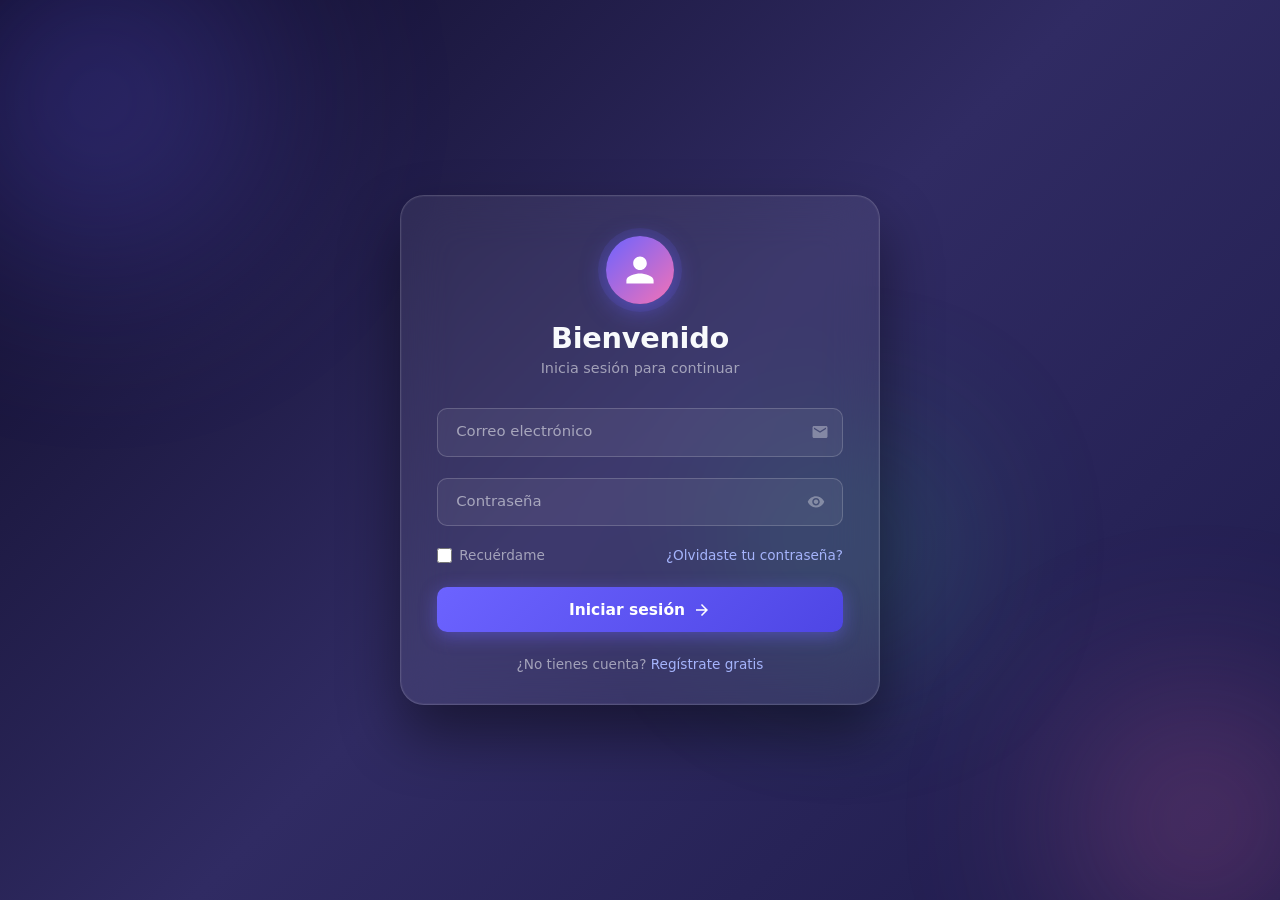
<file: index.html>
<!DOCTYPE html>
<html lang="es">
<head>
  <meta charset="UTF-8" />
  <meta name="viewport" content="width=device-width, initial-scale=1.0" />
  <title>Login &amp; Perfil</title>
  <link rel="stylesheet" href="style.css" />
</head>
<body>

  <!-- Fondo animado -->
  <div class="bg-shapes" aria-hidden="true">
    <div class="shape shape-1"></div>
    <div class="shape shape-2"></div>
    <div class="shape shape-3"></div>
  </div>

  <main class="container">
    <form id="mainForm" method="post" action="#">

      <!-- ============================
           PASO 1 — LOGIN
      ============================= -->
      <section id="loginStep" class="card active" aria-label="Inicio de sesión">

        <div class="card-header">
          <div class="logo" aria-hidden="true">
            <svg viewBox="0 0 24 24" xmlns="http://www.w3.org/2000/svg">
              <path d="M12 12c2.7 0 4.8-2.1 4.8-4.8S14.7 2.4 12 2.4 7.2 4.5 7.2 7.2 9.3 12 12 12zm0 2.4c-3.2 0-9.6 1.6-9.6 4.8v2.4h19.2v-2.4c0-3.2-6.4-4.8-9.6-4.8z"/>
            </svg>
          </div>
          <h1>Bienvenido</h1>
          <p class="subtitle">Inicia sesión para continuar</p>
        </div>

        <div class="card-body">
          <!-- Email -->
          <div class="field">
            <input type="email" id="loginEmail" name="loginEmail" placeholder=" " autocomplete="email" />
            <label for="loginEmail">Correo electrónico</label>
            <span class="field-icon" aria-hidden="true">
              <svg viewBox="0 0 24 24"><path d="M20 4H4c-1.1 0-2 .9-2 2v12c0 1.1.9 2 2 2h16c1.1 0 2-.9 2-2V6c0-1.1-.9-2-2-2zm0 4-8 5-8-5V6l8 5 8-5v2z"/></svg>
            </span>
          </div>

          <!-- Password -->
          <div class="field">
            <input type="password" id="loginPassword" name="loginPassword" placeholder=" " autocomplete="current-password" />
            <label for="loginPassword">Contraseña</label>
            <button type="button" class="field-icon toggle-password" data-target="loginPassword" aria-label="Mostrar contraseña" tabindex="0">
              <svg class="eye-open" viewBox="0 0 24 24"><path d="M12 4.5C7 4.5 2.73 7.61 1 12c1.73 4.39 6 7.5 11 7.5s9.27-3.11 11-7.5c-1.73-4.39-6-7.5-11-7.5zM12 17c-2.76 0-5-2.24-5-5s2.24-5 5-5 5 2.24 5 5-2.24 5-5 5zm0-8c-1.66 0-3 1.34-3 3s1.34 3 3 3 3-1.34 3-3-1.34-3-3-3z"/></svg>
              <svg class="eye-closed hidden" viewBox="0 0 24 24"><path d="M12 7c2.76 0 5 2.24 5 5 0 .65-.13 1.26-.36 1.83l2.92 2.92c1.51-1.26 2.7-2.89 3.43-4.75-1.73-4.39-6-7.5-11-7.5-1.4 0-2.74.25-3.98.7l2.16 2.16C10.74 7.13 11.35 7 12 7zM2 4.27l2.28 2.28.46.46A11.804 11.804 0 0 0 1 12c1.73 4.39 6 7.5 11 7.5 1.55 0 3.03-.3 4.38-.84l.42.42L19.73 22 21 20.73 3.27 3 2 4.27zM7.53 9.8l1.55 1.55c-.05.21-.08.43-.08.65 0 1.66 1.34 3 3 3 .22 0 .44-.03.65-.08l1.55 1.55c-.67.33-1.41.53-2.2.53-2.76 0-5-2.24-5-5 0-.79.2-1.53.53-2.2zm4.31-.78 3.15 3.15.02-.16c0-1.66-1.34-3-3-3l-.17.01z"/></svg>
            </button>
          </div>

          <!-- Recordar / Olvidé -->
          <div class="options-row">
            <label class="check-inline">
              <input type="checkbox" name="rememberMe" />
              <span>Recuérdame</span>
            </label>
            <a href="#" class="link">¿Olvidaste tu contraseña?</a>
          </div>

          <!-- Botón login -->
          <button type="button" id="loginBtn" class="btn btn-primary">
            Iniciar sesión
            <svg viewBox="0 0 24 24"><path d="M12 4l-1.41 1.41L16.17 11H4v2h12.17l-5.58 5.59L12 20l8-8-8-8z"/></svg>
          </button>
        </div>

        <div class="card-footer">
          <p>¿No tienes cuenta? <a href="#" class="link">Regístrate gratis</a></p>
        </div>

      </section>

      <!-- ============================
           PASO 2 — FORMULARIO DE PERFIL
      ============================= -->
      <section id="formStep" class="card" aria-label="Formulario de perfil">

        <div class="card-header">
          <div class="step-badge">Paso 2 de 2</div>
          <h1>Completa tu perfil</h1>
          <p class="subtitle">Cuéntanos un poco sobre ti</p>
          <div class="progress-bar" role="progressbar" aria-valuenow="100" aria-valuemin="0" aria-valuemax="100">
            <div class="progress-fill"></div>
          </div>
        </div>

        <div class="card-body" id="formBody">
          <div class="form-grid">

            <!-- Nombre completo (text - básico) -->
            <div class="field span-2">
              <input type="text" id="fullName" name="fullName" placeholder=" " autocomplete="name" />
              <label for="fullName">Nombre completo</label>
            </div>

            <!-- Teléfono (tel - básico) -->
            <div class="field">
              <input type="tel" id="phone" name="phone" placeholder=" " autocomplete="tel" pattern="[0-9+\-\s()]+" />
              <label for="phone">Teléfono</label>
            </div>

            <!-- Fecha de nacimiento (date - menos común en forms) -->
            <div class="field">
              <input type="date" id="birthdate" name="birthdate" />
              <label for="birthdate" class="always-up">Fecha de nacimiento</label>
            </div>

            <!-- País (datalist - POCO USADO: autocomplete con sugerencias) -->
            <div class="field span-2">
              <input type="text" id="country" name="country" list="countryList" placeholder=" " autocomplete="off" />
              <label for="country">País de origen</label>
              <datalist id="countryList">
                <option value="México"></option>
                <option value="España"></option>
                <option value="Argentina"></option>
                <option value="Colombia"></option>
                <option value="Chile"></option>
                <option value="Perú"></option>
                <option value="Venezuela"></option>
                <option value="Ecuador"></option>
                <option value="Estados Unidos"></option>
                <option value="Cuba"></option>
              </datalist>
            </div>

            <!-- Ocupación (select - básico) -->
            <div class="field select-wrap span-2">
              <select id="occupation" name="occupation">
                <option value="" disabled selected></option>
                <option value="estudiante">Estudiante</option>
                <option value="desarrollador">Desarrollador / Programador</option>
                <option value="disenador">Diseñador</option>
                <option value="docente">Docente</option>
                <option value="emprendedor">Emprendedor</option>
                <option value="otro">Otro</option>
              </select>
              <label for="occupation" class="always-up">Ocupación</label>
              <span class="select-arrow" aria-hidden="true">
                <svg viewBox="0 0 24 24"><path d="M7 10l5 5 5-5z"/></svg>
              </span>
            </div>

            <!-- Nivel de experiencia (range + output - POCO USADO) -->
            <div class="field range-field span-2">
              <div class="range-header">
                <span class="range-title">Nivel de experiencia</span>
                <output id="expOutput" for="experience">5</output>
              </div>
              <input type="range" id="experience" name="experience" min="1" max="10" value="5" />
              <div class="range-labels">
                <span>Principiante</span>
                <span>Intermedio</span>
                <span>Experto</span>
              </div>
            </div>

            <!-- Hora de contacto (time - POCO USADO) -->
            <div class="field">
              <input type="time" id="contactTime" name="contactTime" />
              <label for="contactTime" class="always-up">Hora preferida de contacto</label>
            </div>

            <!-- Número de dependientes (number con step - básico pero con atributos poco usados) -->
            <div class="field">
              <input type="number" id="dependents" name="dependents" placeholder=" " min="0" max="20" step="1" />
              <label for="dependents">N.° de dependientes</label>
            </div>

            <!-- Color favorito (color picker - POCO USADO) -->
            <div class="field color-field">
              <label class="color-label">
                <span>Color favorito</span>
                <input type="color" id="favColor" name="favColor" value="#6c63ff" />
                <span class="color-preview" id="colorPreview"></span>
              </label>
            </div>

            <!-- Búsqueda de intereses (search - POCO USADO) -->
            <div class="field">
              <input type="search" id="interests" name="interests" placeholder=" " />
              <label for="interests">Interés principal</label>
            </div>

            <!-- Comunicación (radio como pills - menos usados visualmente así) -->
            <div class="field radio-group span-2">
              <span class="group-title">Medio de comunicación preferido</span>
              <div class="radio-pills">
                <label class="pill">
                  <input type="radio" name="comms" value="email" checked />
                  <span>📧 Email</span>
                </label>
                <label class="pill">
                  <input type="radio" name="comms" value="sms" />
                  <span>💬 SMS</span>
                </label>
                <label class="pill">
                  <input type="radio" name="comms" value="whatsapp" />
                  <span>📱 WhatsApp</span>
                </label>
                <label class="pill">
                  <input type="radio" name="comms" value="llamada" />
                  <span>📞 Llamada</span>
                </label>
              </div>
            </div>

            <!-- Bio (textarea - básico) -->
            <div class="field span-2">
              <textarea id="bio" name="bio" placeholder=" " rows="3"></textarea>
              <label for="bio">Descripción personal</label>
            </div>

            <!-- Boletín (toggle switch sobre checkbox - POCO USADO visualmente) -->
            <div class="field toggle-field span-2">
              <span class="toggle-text">Suscribirme al boletín de noticias</span>
              <label class="toggle-switch" aria-label="Boletín de noticias">
                <input type="checkbox" name="newsletter" id="newsletter" />
                <span class="track"><span class="thumb"></span></span>
              </label>
            </div>

          </div><!-- /form-grid -->
        </div><!-- /card-body -->

        <div class="card-actions">
          <button type="button" id="backBtn" class="btn btn-ghost">
            <svg viewBox="0 0 24 24"><path d="M20 11H7.83l5.59-5.59L12 4l-8 8 8 8 1.41-1.41L7.83 13H20v-2z"/></svg>
            Volver
          </button>
          <button type="submit" class="btn btn-primary">
            Enviar datos
            <svg viewBox="0 0 24 24"><path d="M9 16.17 4.83 12l-1.42 1.41L9 19 21 7l-1.41-1.41z"/></svg>
          </button>
        </div>

      </section>

    </form>
  </main>

  <script src="prueba.js"></script>
</body>
</html>
</file>
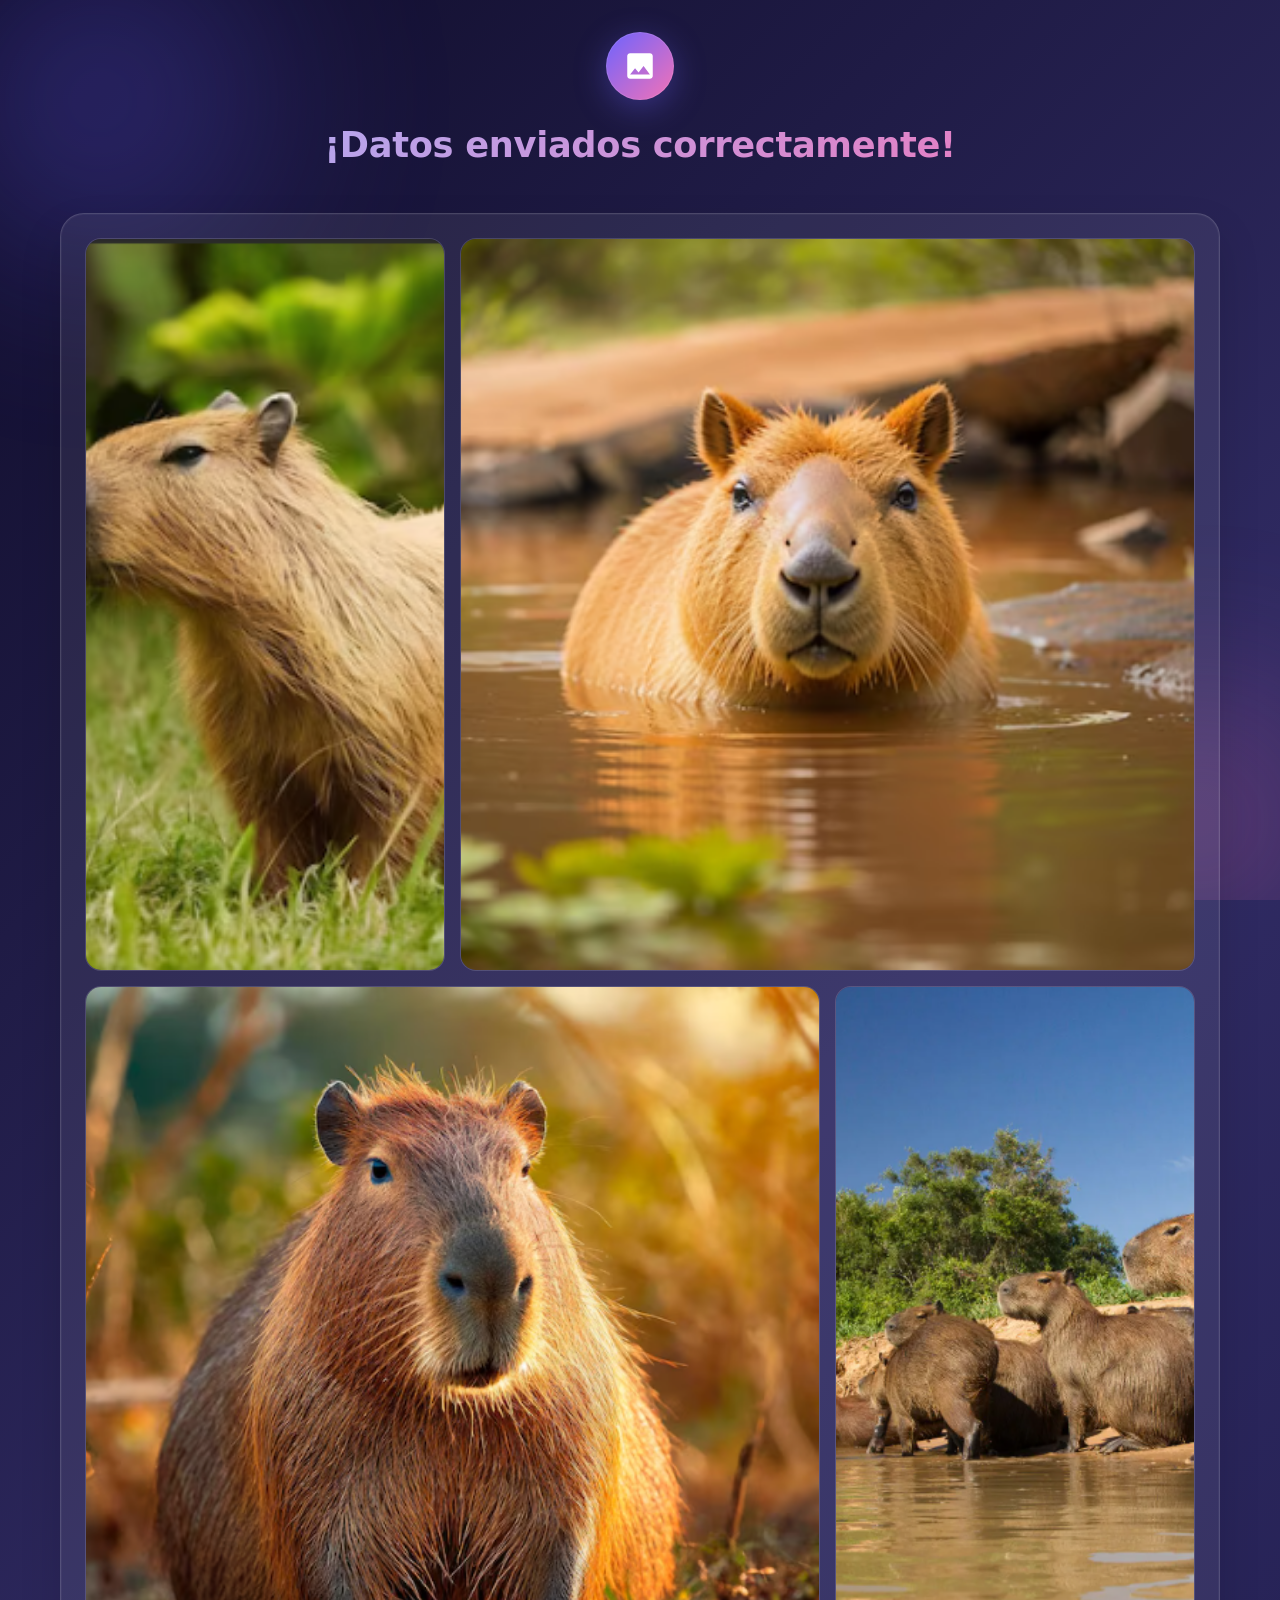
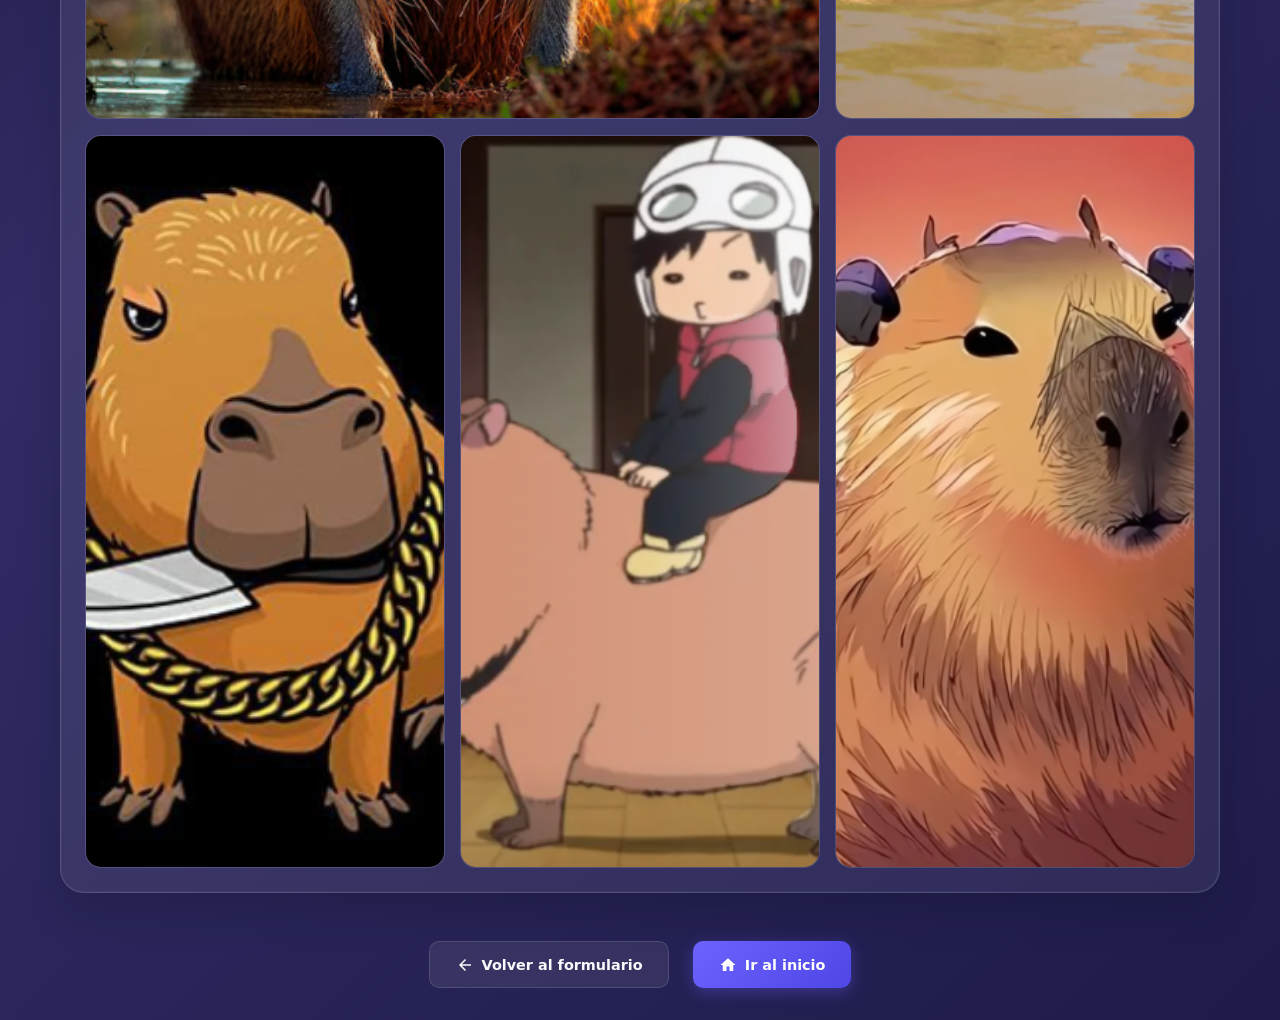
<file: gallery.html>
<!DOCTYPE html>
<html lang="es">
<head>
  <meta charset="UTF-8">
  <meta name="viewport" content="width=device-width, initial-scale=1.0">
  <title>Galería de Imágenes</title>
  <link rel="stylesheet" href="gallery-styles.css">
</head>
<body>
  <!-- Fondo animado similar al original -->
  <div class="bg-shapes" aria-hidden="true">
    <div class="shape shape-1"></div>
    <div class="shape shape-2"></div>
    <div class="shape shape-3"></div>
  </div>

  <main class="container">
    <header class="gallery-header">
      <div class="logo" aria-hidden="true">
        <svg viewBox="0 0 24 24" xmlns="http://www.w3.org/2000/svg">
          <path d="M21 19V5c0-1.1-.9-2-2-2H5c-1.1 0-2 .9-2 2v14c0 1.1.9 2 2 2h14c1.1 0 2-.9 2-2zM8.5 13.5l2.5 3.01L14.5 12l4.5 6H5l3.5-4.5z"/>
        </svg>
      </div>
      <h1>¡Datos enviados correctamente!</h1>
    </header>

    <div class="gallery-container">
      <div class="parent">
        <div class="div1 image-card">
          <img src="images/Captura de pantalla 2026-03-03 145757.png" alt="Imagen 1" loading="lazy">
          <div class="image-overlay">
            <span class="image-number">1</span>
          </div>
        </div>
        <div class="div2 image-card">
          <img src="images/Captura de pantalla 2026-03-03 145809.png" alt="Imagen 2" loading="lazy">
          <div class="image-overlay">
            <span class="image-number">2</span>
          </div>
        </div>
        <div class="div3 image-card">
          <img src="images/Captura de pantalla 2026-03-03 145828.png" alt="Imagen 3" loading="lazy">
          <div class="image-overlay">
            <span class="image-number">3</span>
          </div>
        </div>
        <div class="div4 image-card">
          <img src="images/Captura de pantalla 2026-03-03 145839.png" alt="Imagen 4" loading="lazy">
          <div class="image-overlay">
            <span class="image-number">4</span>
          </div>
        </div>
        <div class="div5 image-card">
          <img src="images/Captura de pantalla 2026-03-03 145925.png" alt="Imagen 5" loading="lazy">
          <div class="image-overlay">
            <span class="image-number">5</span>
          </div>
        </div>
        <div class="div6 image-card">
          <img src="images/Captura de pantalla 2026-03-03 145935.png" alt="Imagen 6" loading="lazy">
          <div class="image-overlay">
            <span class="image-number">6</span>
          </div>
        </div>
        <div class="div7 image-card">
          <img src="images/Captura de pantalla 2026-03-03 145955.png" alt="Imagen 7" loading="lazy">
          <div class="image-overlay">
            <span class="image-number">7</span>
          </div>
        </div>
      </div>
    </div>

    <div class="actions">
      <button onclick="window.history.back()" class="btn btn-ghost">
        <svg viewBox="0 0 24 24"><path d="M20 11H7.83l5.59-5.59L12 4l-8 8 8 8 1.41-1.41L7.83 13H20v-2z"/></svg>
        Volver al formulario
      </button>
      <button onclick="window.location.href='index.html'" class="btn btn-primary">
        <svg viewBox="0 0 24 24"><path d="M10 20v-6h4v6h5v-8h3L12 3 2 12h3v8z"/></svg>
        Ir al inicio
      </button>
    </div>
  </main>

  <script src="gallery-script.js"></script>
</body>
</html>
</file>
<file: style.css>
/* =========================================
   VARIABLES
========================================= */
:root {
  --primary:       #6c63ff;
  --primary-dark:  #4e46e5;
  --primary-light: #a5b4fc;
  --accent:        #f472b6;
  --success:       #34d399;
  --danger:        #f87171;

  --bg-1: #0f0c29;
  --bg-2: #302b63;
  --bg-3: #1e1b4b;

  --glass-bg:     rgba(255, 255, 255, 0.07);
  --glass-border: rgba(255, 255, 255, 0.14);

  --text:       #f8fafc;
  --text-muted: rgba(248, 250, 252, 0.55);
  --text-dim:   rgba(248, 250, 252, 0.35);

  --input-bg:     rgba(255, 255, 255, 0.06);
  --input-border: rgba(255, 255, 255, 0.18);
  --input-focus:  rgba(108, 99, 255, 0.55);

  --radius-sm: 10px;
  --radius:    16px;
  --radius-lg: 24px;

  --ease: cubic-bezier(0.4, 0, 0.2, 1);
  --dur: 0.28s;
}

/* =========================================
   RESET
========================================= */
*, *::before, *::after {
  box-sizing: border-box;
  margin: 0;
  padding: 0;
}

html { scroll-behavior: smooth; }

body {
  font-family: 'Segoe UI', system-ui, -apple-system, BlinkMacSystemFont, sans-serif;
  min-height: 100vh;
  background: linear-gradient(135deg, var(--bg-1) 0%, var(--bg-2) 50%, var(--bg-3) 100%);
  color: var(--text);
  display: flex;
  align-items: center;
  justify-content: center;
  overflow-x: hidden;
}

a { color: inherit; }

/* =========================================
   FONDO ANIMADO
========================================= */
.bg-shapes {
  position: fixed;
  inset: 0;
  pointer-events: none;
  z-index: 0;
  overflow: hidden;
}

.shape {
  position: absolute;
  border-radius: 50%;
  filter: blur(90px);
  opacity: 0.4;
  will-change: transform;
  animation: floatShape 9s ease-in-out infinite;
}

.shape-1 {
  width: 480px;
  height: 480px;
  background: radial-gradient(circle, #6c63ff 0%, transparent 70%);
  top: -140px;
  left: -140px;
  animation-delay: 0s;
}

.shape-2 {
  width: 360px;
  height: 360px;
  background: radial-gradient(circle, #f472b6 0%, transparent 70%);
  bottom: -100px;
  right: -100px;
  animation-delay: -3.5s;
}

.shape-3 {
  width: 280px;
  height: 280px;
  background: radial-gradient(circle, #34d399 0%, transparent 70%);
  top: 45%;
  left: 55%;
  animation-delay: -7s;
}

@keyframes floatShape {
  0%, 100% { transform: translateY(0) scale(1); }
  50%       { transform: translateY(-28px) scale(1.06); }
}

/* =========================================
   CONTAINER
========================================= */
.container {
  position: relative;
  z-index: 1;
  width: 100%;
  max-width: 520px;
  padding: 1.25rem;
}

/* =========================================
   CARD
========================================= */
.card {
  display: none;
  background: var(--glass-bg);
  backdrop-filter: blur(24px);
  -webkit-backdrop-filter: blur(24px);
  border: 1px solid var(--glass-border);
  border-radius: var(--radius-lg);
  padding: 2.5rem 2.25rem 2rem;
  box-shadow:
    0 30px 60px rgba(0, 0, 0, 0.45),
    0 0 0 1px rgba(255, 255, 255, 0.04) inset;
  animation: cardIn 0.45s var(--ease) both;
}

.card.active { display: block; }

@keyframes cardIn {
  from {
    opacity: 0;
    transform: translateY(22px) scale(0.97);
  }
  to {
    opacity: 1;
    transform: translateY(0) scale(1);
  }
}

/* =========================================
   CARD HEADER
========================================= */
.card-header {
  text-align: center;
  margin-bottom: 2rem;
}

.logo {
  width: 68px;
  height: 68px;
  border-radius: 50%;
  background: linear-gradient(135deg, var(--primary) 0%, var(--accent) 100%);
  display: flex;
  align-items: center;
  justify-content: center;
  margin: 0 auto 1.1rem;
  box-shadow:
    0 6px 24px rgba(108, 99, 255, 0.5),
    0 0 0 8px rgba(108, 99, 255, 0.12);
}

.logo svg {
  width: 34px;
  height: 34px;
  fill: #fff;
}

.card-header h1 {
  font-size: 1.8rem;
  font-weight: 700;
  letter-spacing: -0.3px;
  margin-bottom: 0.3rem;
}

.subtitle {
  color: var(--text-muted);
  font-size: 0.9rem;
}

/* Step badge */
.step-badge {
  display: inline-block;
  padding: 0.3rem 0.9rem;
  border-radius: 999px;
  background: linear-gradient(90deg, var(--primary), var(--accent));
  font-size: 0.72rem;
  font-weight: 700;
  letter-spacing: 0.6px;
  text-transform: uppercase;
  margin-bottom: 0.75rem;
  box-shadow: 0 2px 10px rgba(108, 99, 255, 0.35);
}

/* Progress bar */
.progress-bar {
  height: 4px;
  background: rgba(255, 255, 255, 0.1);
  border-radius: 2px;
  margin-top: 1.1rem;
  overflow: hidden;
}

.progress-fill {
  height: 100%;
  background: linear-gradient(90deg, var(--primary), var(--accent));
  border-radius: 2px;
  animation: fillBar 0.9s var(--ease) forwards;
}

@keyframes fillBar {
  from { width: 50%; }
  to   { width: 100%; }
}

/* =========================================
   CARD BODY  (scroll en formulario largo)
========================================= */
.card-body {
  max-height: 58vh;
  overflow-y: auto;
  overflow-x: hidden;
  padding-right: 6px;
  scrollbar-width: thin;
  scrollbar-color: rgba(255,255,255,0.15) transparent;
}

.card-body::-webkit-scrollbar       { width: 4px; }
.card-body::-webkit-scrollbar-track { background: transparent; }
.card-body::-webkit-scrollbar-thumb {
  background: rgba(255,255,255,0.15);
  border-radius: 2px;
}

/* Login body sin scroll */
#loginStep .card-body {
  max-height: none;
  overflow: visible;
  padding-right: 0;
}

/* =========================================
   GRID
========================================= */
.form-grid {
  display: grid;
  grid-template-columns: 1fr 1fr;
  column-gap: 1rem;
}

.span-2 { grid-column: span 2; }

/* =========================================
   FIELD — Floating label base
========================================= */
.field {
  position: relative;
  margin-bottom: 1.3rem;
}

/* Inputs y textarea comunes */
.field input:not([type="range"]):not([type="color"]):not([type="radio"]):not([type="checkbox"]),
.field textarea {
  width: 100%;
  padding: 0.9rem 2.6rem 0.9rem 1rem;
  background: var(--input-bg);
  border: 1.5px solid var(--input-border);
  border-radius: var(--radius-sm);
  color: var(--text);
  font-size: 0.95rem;
  font-family: inherit;
  outline: none;
  transition:
    border-color var(--dur) var(--ease),
    background var(--dur) var(--ease),
    box-shadow var(--dur) var(--ease);
  appearance: none;
  -webkit-appearance: none;
}

.field textarea {
  resize: vertical;
  min-height: 90px;
  padding-right: 1rem;
}

/* Hover */
.field input:not([type="range"]):not([type="color"]):not([type="radio"]):not([type="checkbox"]):hover,
.field textarea:hover {
  border-color: rgba(255, 255, 255, 0.32);
}

/* Focus */
.field input:not([type="range"]):not([type="color"]):not([type="radio"]):not([type="checkbox"]):focus,
.field textarea:focus {
  border-color: var(--primary);
  background: rgba(108, 99, 255, 0.09);
  box-shadow: 0 0 0 4px var(--input-focus);
}

/* Floating label */
.field > label {
  position: absolute;
  left: 1rem;
  top: 0.9rem;
  color: var(--text-muted);
  font-size: 0.93rem;
  pointer-events: none;
  transition: all var(--dur) var(--ease);
  background: transparent;
  padding: 0 0.2rem;
}

.field input:focus + label,
.field input:not(:placeholder-shown) + label,
.field textarea:focus + label,
.field textarea:not(:placeholder-shown) + label {
  top: -0.58rem;
  left: 0.75rem;
  font-size: 0.73rem;
  color: var(--primary-light);
  background: rgba(15, 12, 41, 0.85);
  border-radius: 4px;
}

/* Label que siempre queda arriba (date, time, select) */
.field label.always-up {
  top: -0.58rem !important;
  left: 0.75rem !important;
  font-size: 0.73rem !important;
  color: var(--primary-light) !important;
  background: rgba(15, 12, 41, 0.85) !important;
  border-radius: 4px !important;
}

/* Icono dentro del input */
.field-icon {
  position: absolute;
  right: 0.9rem;
  top: 50%;
  transform: translateY(-50%);
  color: var(--text-dim);
  display: flex;
  align-items: center;
  justify-content: center;
  pointer-events: none;
  transition: color var(--dur) var(--ease);
}

.field-icon svg {
  width: 18px;
  height: 18px;
  fill: currentColor;
}

/* Botón toggle de contraseña */
button.field-icon {
  pointer-events: all;
  cursor: pointer;
  background: none;
  border: none;
  outline: none;
  padding: 0.2rem;
  border-radius: 6px;
  transition: color var(--dur) var(--ease), background var(--dur) var(--ease);
}

button.field-icon:hover {
  color: var(--primary-light);
  background: rgba(108, 99, 255, 0.12);
}

button.field-icon:focus-visible {
  outline: 2px solid var(--primary);
}

.hidden { display: none; }

/* =========================================
   SELECT
========================================= */
.select-wrap {
  position: relative;
}

.select-wrap select {
  width: 100%;
  padding: 0.9rem 2.6rem 0.9rem 1rem;
  background: var(--input-bg);
  border: 1.5px solid var(--input-border);
  border-radius: var(--radius-sm);
  color: var(--text);
  font-size: 0.95rem;
  font-family: inherit;
  outline: none;
  appearance: none;
  -webkit-appearance: none;
  cursor: pointer;
  transition:
    border-color var(--dur) var(--ease),
    background var(--dur) var(--ease),
    box-shadow var(--dur) var(--ease);
}

/* Mejorar opciones del select */
.select-wrap select option {
  background: var(--bg-2);
  color: var(--text);
  padding: 0.5rem;
  border: none;
}

.select-wrap select option:hover {
  background: var(--bg-1);
  color: var(--primary-light);
}

.select-wrap select:hover {
  border-color: rgba(255, 255, 255, 0.32);
}

.select-wrap select:focus {
  border-color: var(--primary);
  background: rgba(108, 99, 255, 0.09);
  box-shadow: 0 0 0 4px var(--input-focus);
}

/* Flecha personalizada del select */
.select-arrow {
  position: absolute;
  right: 0.85rem;
  top: 50%;
  transform: translateY(-50%);
  pointer-events: none;
  color: var(--text-muted);
  display: flex;
  align-items: center;
}

.select-arrow svg {
  width: 20px;
  height: 20px;
  fill: currentColor;
}

/* =========================================
   OPTIONS ROW (login)
========================================= */
.options-row {
  display: flex;
  align-items: center;
  justify-content: space-between;
  margin-bottom: 1.5rem;
}

.check-inline {
  display: flex;
  align-items: center;
  gap: 0.45rem;
  cursor: pointer;
  color: var(--text-muted);
  font-size: 0.85rem;
  user-select: none;
}

.check-inline input[type="checkbox"] {
  width: 15px;
  height: 15px;
  accent-color: var(--primary);
  cursor: pointer;
}

.link {
  color: var(--primary-light);
  text-decoration: none;
  font-size: 0.85rem;
  transition: color var(--dur) var(--ease);
}

.link:hover {
  color: var(--accent);
  text-decoration: underline;
}

/* =========================================
   RANGE (POCO USADO)
========================================= */
.range-field .range-header {
  display: flex;
  justify-content: space-between;
  align-items: center;
  margin-bottom: 0.7rem;
}

.range-title {
  font-size: 0.85rem;
  color: var(--text-muted);
}

.range-field output {
  font-weight: 700;
  font-size: 1.1rem;
  color: var(--primary-light);
  min-width: 1.5rem;
  text-align: right;
  transition: color var(--dur) var(--ease);
}

.range-field input[type="range"] {
  -webkit-appearance: none;
  appearance: none;
  width: 100%;
  height: 6px;
  border-radius: 3px;
  background: rgba(255, 255, 255, 0.12);
  outline: none;
  cursor: pointer;
  border: none;
}

.range-field input[type="range"]::-webkit-slider-thumb {
  -webkit-appearance: none;
  appearance: none;
  width: 22px;
  height: 22px;
  border-radius: 50%;
  background: linear-gradient(135deg, var(--primary), var(--accent));
  box-shadow: 0 2px 10px rgba(108, 99, 255, 0.55);
  cursor: pointer;
  transition: transform var(--dur) var(--ease), box-shadow var(--dur) var(--ease);
  border: 2px solid rgba(255,255,255,0.3);
}

.range-field input[type="range"]::-webkit-slider-thumb:hover {
  transform: scale(1.2);
  box-shadow: 0 4px 16px rgba(108, 99, 255, 0.7);
}

.range-field input[type="range"]::-moz-range-thumb {
  width: 22px;
  height: 22px;
  border-radius: 50%;
  background: linear-gradient(135deg, var(--primary), var(--accent));
  box-shadow: 0 2px 10px rgba(108, 99, 255, 0.55);
  cursor: pointer;
  border: 2px solid rgba(255,255,255,0.3);
}

.range-labels {
  display: flex;
  justify-content: space-between;
  font-size: 0.68rem;
  color: var(--text-dim);
  margin-top: 0.4rem;
}

/* =========================================
   COLOR PICKER (POCO USADO)
========================================= */
.color-field {
  margin-bottom: 1.3rem;
}

.color-label {
  display: flex;
  align-items: center;
  gap: 1rem;
  background: var(--input-bg);
  border: 1.5px solid var(--input-border);
  border-radius: var(--radius-sm);
  padding: 0.85rem 1.1rem;
  cursor: pointer;
  transition:
    border-color var(--dur) var(--ease),
    background var(--dur) var(--ease),
    box-shadow var(--dur) var(--ease);
}

.color-label:hover {
  border-color: rgba(255, 255, 255, 0.32);
}

.color-label span:first-child {
  flex: 1;
  color: var(--text);
  font-size: 0.9rem;
  font-weight: 500;
  pointer-events: none;
  letter-spacing: 0.1px;
}

input[type="color"] {
  -webkit-appearance: none;
  appearance: none;
  width: 42px;
  height: 42px;
  border: 2px solid rgba(255,255,255,0.25);
  border-radius: 10px;
  cursor: pointer;
  background: none;
  padding: 3px;
  transition: transform var(--dur) var(--ease), box-shadow var(--dur) var(--ease);
  flex-shrink: 0;
  box-shadow: 0 2px 8px rgba(0,0,0,0.15);
}

input[type="color"]:hover {
  transform: scale(1.05);
  box-shadow: 0 4px 12px rgba(0,0,0,0.25);
  border-color: rgba(255,255,255,0.4);
}

input[type="color"]::-webkit-color-swatch-wrapper {
  padding: 0;
  border-radius: 5px;
}

input[type="color"]::-webkit-color-swatch {
  border: none;
  border-radius: 5px;
}

.color-preview {
  width: 10px;
  height: 10px;
  border-radius: 50%;
  background: #6c63ff;
  transition: background 0.15s;
  display: none; /* used optionally */
}

/* =========================================
   RADIO PILLS (menos usados visualmente)
========================================= */
.radio-group {
  margin-bottom: 1.3rem;
}

.group-title {
  display: block;
  font-size: 0.82rem;
  color: var(--text-muted);
  margin-bottom: 0.65rem;
  letter-spacing: 0.2px;
}

.radio-pills {
  display: flex;
  flex-wrap: wrap;
  gap: 0.5rem;
}

.pill {
  cursor: pointer;
  user-select: none;
}

.pill input[type="radio"] {
  display: none;
}

.pill span {
  display: inline-block;
  padding: 0.45rem 0.95rem;
  border-radius: 999px;
  border: 1.5px solid var(--input-border);
  color: var(--text-muted);
  font-size: 0.82rem;
  transition:
    border-color var(--dur) var(--ease),
    background var(--dur) var(--ease),
    color var(--dur) var(--ease),
    box-shadow var(--dur) var(--ease);
}

.pill input[type="radio"]:checked + span {
  border-color: var(--primary);
  background: rgba(108, 99, 255, 0.18);
  color: var(--primary-light);
  box-shadow: 0 0 0 3px rgba(108, 99, 255, 0.15);
}

.pill:hover span {
  border-color: rgba(255,255,255,0.32);
  color: var(--text);
}

/* =========================================
   TOGGLE SWITCH (sobre checkbox - POCO USADO)
========================================= */
.toggle-field {
  display: flex;
  align-items: center;
  justify-content: space-between;
  background: var(--input-bg);
  border: 1.5px solid var(--input-border);
  border-radius: var(--radius-sm);
  padding: 1rem 1.2rem;
  margin-bottom: 1.3rem;
  gap: 1.5rem;
  transition: border-color var(--dur) var(--ease), background var(--dur) var(--ease);
}

.toggle-field:hover {
  border-color: rgba(255, 255, 255, 0.25);
  background: rgba(255, 255, 255, 0.08);
}

.toggle-text {
  font-size: 0.9rem;
  color: var(--text);
  flex: 1;
  font-weight: 500;
  letter-spacing: 0.1px;
}

.toggle-switch {
  cursor: pointer;
  flex-shrink: 0;
}

.toggle-switch input[type="checkbox"] {
  display: none;
}

.track {
  display: block;
  width: 44px;
  height: 24px;
  background: rgba(255, 255, 255, 0.14);
  border-radius: 999px;
  position: relative;
  transition: background var(--dur) var(--ease);
}

.toggle-switch input:checked + .track {
  background: linear-gradient(90deg, var(--primary), var(--accent));
}

.thumb {
  position: absolute;
  top: 3px;
  left: 3px;
  width: 18px;
  height: 18px;
  background: #fff;
  border-radius: 50%;
  box-shadow: 0 1px 5px rgba(0,0,0,0.35);
  transition: transform var(--dur) var(--ease);
}

.toggle-switch input:checked + .track .thumb {
  transform: translateX(20px);
}

/* =========================================
   BOTONES
========================================= */
.btn {
  display: inline-flex;
  align-items: center;
  justify-content: center;
  gap: 0.5rem;
  padding: 0.85rem 1.6rem;
  border: none;
  border-radius: var(--radius-sm);
  font-size: 0.97rem;
  font-weight: 600;
  cursor: pointer;
  font-family: inherit;
  transition:
    background var(--dur) var(--ease),
    box-shadow var(--dur) var(--ease),
    transform var(--dur) var(--ease),
    border-color var(--dur) var(--ease);
  outline: none;
  user-select: none;
}

.btn svg {
  width: 18px;
  height: 18px;
  fill: currentColor;
  flex-shrink: 0;
}

.btn:focus-visible {
  outline: 3px solid rgba(108, 99, 255, 0.6);
  outline-offset: 2px;
}

/* Primary */
.btn-primary {
  width: 100%;
  background: linear-gradient(135deg, var(--primary) 0%, var(--primary-dark) 100%);
  color: #fff;
  box-shadow: 0 4px 18px rgba(108, 99, 255, 0.45);
}

.btn-primary:hover {
  background: linear-gradient(135deg, #7c72ff 0%, var(--primary) 100%);
  box-shadow: 0 6px 26px rgba(108, 99, 255, 0.65);
  transform: translateY(-1px);
}

.btn-primary:active {
  transform: translateY(0);
  box-shadow: 0 2px 10px rgba(108, 99, 255, 0.35);
}

/* Ghost */
.btn-ghost {
  background: transparent;
  border: 1.5px solid var(--input-border);
  color: var(--text-muted);
  padding: 0.75rem 1.1rem;
}

.btn-ghost:hover {
  border-color: var(--primary-light);
  color: var(--primary-light);
  background: rgba(108, 99, 255, 0.07);
}

/* Card actions */
.card-actions {
  display: flex;
  align-items: center;
  gap: 0.85rem;
  margin-top: 1.75rem;
}

.card-actions .btn-primary {
  flex: 1;
}

/* =========================================
   CARD FOOTER
========================================= */
.card-footer {
  text-align: center;
  margin-top: 1.5rem;
  font-size: 0.85rem;
  color: var(--text-muted);
}

/* =========================================
   DATE / TIME (color scheme)
========================================= */
input[type="date"],
input[type="time"] {
  color-scheme: dark;
  cursor: pointer;
}

/* =========================================
   SHAKE (error en login)
========================================= */
@keyframes shake {
  0%,100% { transform: translateX(0); }
  18%     { transform: translateX(-7px); }
  36%     { transform: translateX(7px); }
  54%     { transform: translateX(-5px); }
  72%     { transform: translateX(4px); }
  90%     { transform: translateX(-2px); }
}

.shake {
  animation: shake 0.45s var(--ease);
}

.shake input {
  border-color: var(--danger) !important;
  box-shadow: 0 0 0 3px rgba(248, 113, 113, 0.22) !important;
}

/* =========================================
   ÉXITO (overlay al enviar)
========================================= */
.success-overlay {
  position: fixed;
  inset: 0;
  z-index: 100;
  display: flex;
  flex-direction: column;
  align-items: center;
  justify-content: center;
  background: rgba(15, 12, 41, 0.92);
  backdrop-filter: blur(8px);
  animation: fadeIn 0.4s var(--ease);
  gap: 1rem;
  padding: 2rem;
  text-align: center;
}

@keyframes fadeIn {
  from { opacity: 0; }
  to   { opacity: 1; }
}

.success-icon {
  width: 80px;
  height: 80px;
  background: linear-gradient(135deg, var(--success), #0ea5e9);
  border-radius: 50%;
  display: flex;
  align-items: center;
  justify-content: center;
  box-shadow: 0 8px 30px rgba(52, 211, 153, 0.4);
  animation: bounceIn 0.5s var(--ease) 0.1s both;
}

@keyframes bounceIn {
  0%  { transform: scale(0); opacity: 0; }
  60% { transform: scale(1.12); opacity: 1; }
  100%{ transform: scale(1); }
}

.success-icon svg {
  width: 40px;
  height: 40px;
  fill: #fff;
}

.success-overlay h2 {
  font-size: 1.6rem;
  font-weight: 700;
  color: var(--text);
}

.success-overlay p {
  color: var(--text-muted);
  max-width: 320px;
  font-size: 0.9rem;
  line-height: 1.5;
}

/* =========================================
   RESPONSIVE
========================================= */
@media (max-width: 540px) {
  .container {
    padding: 1rem 0.75rem;
  }

  .card {
    padding: 2rem 1.25rem 1.75rem;
    border-radius: var(--radius);
  }

  .card-header h1 {
    font-size: 1.55rem;
  }

  .card-body {
    max-height: 60vh;
  }

  .form-grid {
    grid-template-columns: 1fr;
  }

  .span-2 {
    grid-column: span 1;
  }
}

@media (max-width: 360px) {
  .card {
    padding: 1.5rem 1rem;
  }

  .card-header h1 {
    font-size: 1.35rem;
  }

  .btn {
    font-size: 0.9rem;
    padding: 0.75rem 1rem;
  }
}

/* =========================================
   LOADING OVERLAY (para redirección)
========================================= */
.loading-overlay {
  position: fixed;
  inset: 0;
  background: rgba(15, 12, 41, 0.95);
  backdrop-filter: blur(12px);
  -webkit-backdrop-filter: blur(12px);
  display: flex;
  align-items: center;
  justify-content: center;
  z-index: 1000;
  animation: fadeIn 0.3s var(--ease) both;
}

.loading-content {
  text-align: center;
  padding: 2rem;
}

.spinner {
  width: 60px;
  height: 60px;
  margin: 0 auto 1.5rem;
  color: var(--primary);
}

.spinner svg {
  width: 100%;
  height: 100%;
}

.spin {
  animation: spin 2s linear infinite;
}

@keyframes spin {
  from { transform: rotate(0deg); }
  to { transform: rotate(360deg); }
}

.loading-content h2 {
  font-size: 1.5rem;
  font-weight: 700;
  margin-bottom: 0.5rem;
  color: var(--text);
}

.loading-content p {
  color: var(--text-muted);
  font-size: 0.9rem;
  line-height: 1.5;
}
</file>
<file: gallery-styles.css>
/* =========================================
   VARIABLES - Heredadas del estilo principal
========================================= */
:root {
  --primary:       #6c63ff;
  --primary-dark:  #4e46e5;
  --primary-light: #a5b4fc;
  --accent:        #f472b6;
  --success:       #34d399;
  --danger:        #f87171;

  --bg-1: #0f0c29;
  --bg-2: #302b63;
  --bg-3: #1e1b4b;

  --glass-bg:     rgba(255, 255, 255, 0.07);
  --glass-border: rgba(255, 255, 255, 0.14);

  --text:       #f8fafc;
  --text-muted: rgba(248, 250, 252, 0.55);
  --text-dim:   rgba(248, 250, 252, 0.35);

  --radius-sm: 10px;
  --radius:    16px;
  --radius-lg: 24px;

  --ease: cubic-bezier(0.4, 0, 0.2, 1);
  --dur: 0.28s;
}

/* =========================================
   RESET Y BASE
========================================= */
*, *::before, *::after {
  box-sizing: border-box;
  margin: 0;
  padding: 0;
}

html { scroll-behavior: smooth; }

body {
  font-family: 'Segoe UI', system-ui, -apple-system, BlinkMacSystemFont, sans-serif;
  min-height: 100vh;
  background: linear-gradient(135deg, var(--bg-1) 0%, var(--bg-2) 50%, var(--bg-3) 100%);
  color: var(--text);
  padding: 2rem 0;
  overflow-x: hidden;
}

/* =========================================
   FONDO ANIMADO (copiado del original)
========================================= */
.bg-shapes {
  position: fixed;
  inset: 0;
  pointer-events: none;
  z-index: 0;
  overflow: hidden;
}

.shape {
  position: absolute;
  border-radius: 50%;
  filter: blur(90px);
  opacity: 0.4;
  will-change: transform;
  animation: floatShape 9s ease-in-out infinite;
}

.shape-1 {
  width: 480px;
  height: 480px;
  background: radial-gradient(circle, #6c63ff 0%, transparent 70%);
  top: -140px;
  left: -140px;
  animation-delay: 0s;
}

.shape-2 {
  width: 360px;
  height: 360px;
  background: radial-gradient(circle, #f472b6 0%, transparent 70%);
  bottom: -100px;
  right: -100px;
  animation-delay: -3.5s;
}

.shape-3 {
  width: 280px;
  height: 280px;
  background: radial-gradient(circle, #34d399 0%, transparent 70%);
  top: 45%;
  left: 55%;
  animation-delay: -7s;
}

@keyframes floatShape {
  0%, 100% { transform: translateY(0) scale(1); }
  50%       { transform: translateY(-28px) scale(1.06); }
}

/* =========================================
   CONTAINER
========================================= */
.container {
  position: relative;
  z-index: 1;
  width: 100%;
  max-width: 1200px;
  margin: 0 auto;
  padding: 0 1.25rem;
}

/* =========================================
   HEADER DE LA GALERÍA
========================================= */
.gallery-header {
  text-align: center;
  margin-bottom: 3rem;
  animation: slideInUp 0.6s var(--ease) both;
}

.logo {
  width: 68px;
  height: 68px;
  border-radius: 50%;
  background: linear-gradient(135deg, var(--primary) 0%, var(--accent) 100%);
  display: flex;
  align-items: center;
  justify-content: center;
  margin: 0 auto 1.5rem;
  box-shadow:
    0 8px 32px rgba(108, 99, 255, 0.35),
    0 0 0 1px rgba(255, 255, 255, 0.1) inset;
}

.logo svg {
  width: 34px;
  height: 34px;
  fill: #fff;
}

.gallery-header h1 {
  font-size: 2.2rem;
  font-weight: 700;
  letter-spacing: -0.3px;
  margin-bottom: 0.5rem;
  background: linear-gradient(135deg, var(--primary-light), var(--accent));
  -webkit-background-clip: text;
  -webkit-text-fill-color: transparent;
  background-clip: text;
}

.subtitle {
  color: var(--text-muted);
  font-size: 1rem;
  margin-bottom: 0.5rem;
}

@keyframes slideInUp {
  from {
    opacity: 0;
    transform: translateY(24px);
  }
  to {
    opacity: 1;
    transform: translateY(0);
  }
}

/* =========================================
   CONTENEDOR DE LA GALERÍA
========================================= */
.gallery-container {
  margin-bottom: 3rem;
  animation: fadeInScale 0.8s var(--ease) 0.2s both;
}

/* =========================================
   GRID DE IMÁGENES
========================================= */
.parent {
  display: grid;
  grid-template-columns: repeat(3, 1fr);
  grid-template-rows: repeat(3, 1fr);
  gap: 15px;
  width: 100%;
  min-height: 70vh;
  padding: 1.5rem;
  background: var(--glass-bg);
  backdrop-filter: blur(24px);
  -webkit-backdrop-filter: blur(24px);
  border: 1px solid var(--glass-border);
  border-radius: var(--radius-lg);
  box-shadow:
    0 20px 40px rgba(0, 0, 0, 0.15),
    0 0 0 1px rgba(255, 255, 255, 0.04) inset;
}

.div1 { grid-area: 1 / 1 / 2 / 2; }
.div2 { grid-area: 1 / 2 / 2 / 4; }
.div3 { grid-area: 2 / 1 / 3 / 3; }
.div4 { grid-area: 2 / 3 / 3 / 4; }
.div5 { grid-area: 3 / 3 / 4 / 4; }
.div6 { grid-area: 3 / 2 / 4 / 3; }
.div7 { grid-area: 3 / 1 / 4 / 2; }

/* =========================================
   TARJETAS DE IMÁGENES
========================================= */
.image-card {
  position: relative;
  border-radius: var(--radius);
  overflow: hidden;
  background: rgba(255, 255, 255, 0.05);
  border: 1px solid rgba(255, 255, 255, 0.1);
  transition: all var(--dur) var(--ease);
  cursor: pointer;
  animation: imageCardIn 0.6s var(--ease) both;
}

.image-card:nth-child(1) { animation-delay: 0.1s; }
.image-card:nth-child(2) { animation-delay: 0.2s; }
.image-card:nth-child(3) { animation-delay: 0.3s; }
.image-card:nth-child(4) { animation-delay: 0.4s; }
.image-card:nth-child(5) { animation-delay: 0.5s; }
.image-card:nth-child(6) { animation-delay: 0.6s; }
.image-card:nth-child(7) { animation-delay: 0.7s; }

.image-card:hover {
  transform: translateY(-8px) scale(1.02);
  box-shadow: 
    0 20px 40px rgba(108, 99, 255, 0.2),
    0 0 0 1px rgba(255, 255, 255, 0.2) inset;
  border-color: rgba(108, 99, 255, 0.3);
}

.image-card img {
  width: 100%;
  height: 100%;
  object-fit: cover;
  transition: transform var(--dur) var(--ease);
}

.image-card:hover img {
  transform: scale(1.05);
}

/* =========================================
   OVERLAY DE NÚMEROS
========================================= */
.image-overlay {
  position: absolute;
  top: 0;
  right: 0;
  background: linear-gradient(135deg, var(--primary), var(--accent));
  color: white;
  padding: 0.5rem;
  border-radius: 0 var(--radius) 0 var(--radius);
  opacity: 0;
  transition: opacity var(--dur) var(--ease);
  box-shadow: 0 4px 12px rgba(0, 0, 0, 0.3);
}

.image-card:hover .image-overlay {
  opacity: 1;
}

.image-number {
  font-weight: 700;
  font-size: 1rem;
  letter-spacing: -0.2px;
}

@keyframes imageCardIn {
  from {
    opacity: 0;
    transform: translateY(20px) scale(0.9);
  }
  to {
    opacity: 1;
    transform: translateY(0) scale(1);
  }
}

@keyframes fadeInScale {
  from {
    opacity: 0;
    transform: scale(0.95);
  }
  to {
    opacity: 1;
    transform: scale(1);
  }
}

/* =========================================
   BOTONES DE ACCIÓN
========================================= */
.actions {
  display: flex;
  justify-content: center;
  gap: 1.5rem;
  animation: slideInUp 0.6s var(--ease) 0.4s both;
}

.btn {
  display: inline-flex;
  align-items: center;
  justify-content: center;
  gap: 0.5rem;
  padding: 0.85rem 1.6rem;
  border: none;
  border-radius: var(--radius-sm);
  font-size: 0.9rem;
  font-weight: 600;
  text-decoration: none;
  cursor: pointer;
  transition: all var(--dur) var(--ease);
  user-select: none;
  outline: none;
  font-family: inherit;
}

.btn svg {
  width: 18px;
  height: 18px;
  fill: currentColor;
  flex-shrink: 0;
}

.btn:focus-visible {
  outline: 2px solid var(--primary);
  outline-offset: 2px;
}

/* Primary Button */
.btn-primary {
  background: linear-gradient(135deg, var(--primary), var(--primary-dark));
  color: white;
  box-shadow: 0 4px 16px rgba(108, 99, 255, 0.35);
}

.btn-primary:hover {
  transform: translateY(-2px);
  box-shadow: 0 8px 24px rgba(108, 99, 255, 0.45);
  background: linear-gradient(135deg, var(--primary-dark), var(--primary));
}

.btn-primary:active {
  transform: translateY(0);
  box-shadow: 0 2px 8px rgba(108, 99, 255, 0.3);
}

/* Ghost Button */
.btn-ghost {
  background: rgba(255, 255, 255, 0.08);
  color: var(--text);
  border: 1px solid rgba(255, 255, 255, 0.12);
}

.btn-ghost:hover {
  background: rgba(255, 255, 255, 0.15);
  border-color: rgba(255, 255, 255, 0.25);
  transform: translateY(-2px);
}

/* =========================================
   RESPONSIVE
========================================= */
@media (max-width: 768px) {
  .container {
    padding: 0 1rem;
  }
  
  .gallery-header h1 {
    font-size: 1.8rem;
  }
  
  .parent {
    gap: 10px;
    padding: 1rem;
    min-height: 60vh;
  }
  
  .actions {
    flex-direction: column;
    align-items: center;
    gap: 1rem;
  }
  
  .btn {
    width: 100%;
    max-width: 280px;
  }
}

@media (max-width: 480px) {
  .parent {
    gap: 8px;
    padding: 0.75rem;
    grid-template-rows: repeat(3, 120px);
  }
  
  .gallery-header h1 {
    font-size: 1.5rem;
  }
  
  .subtitle {
    font-size: 0.9rem;
  }
}
</file>
